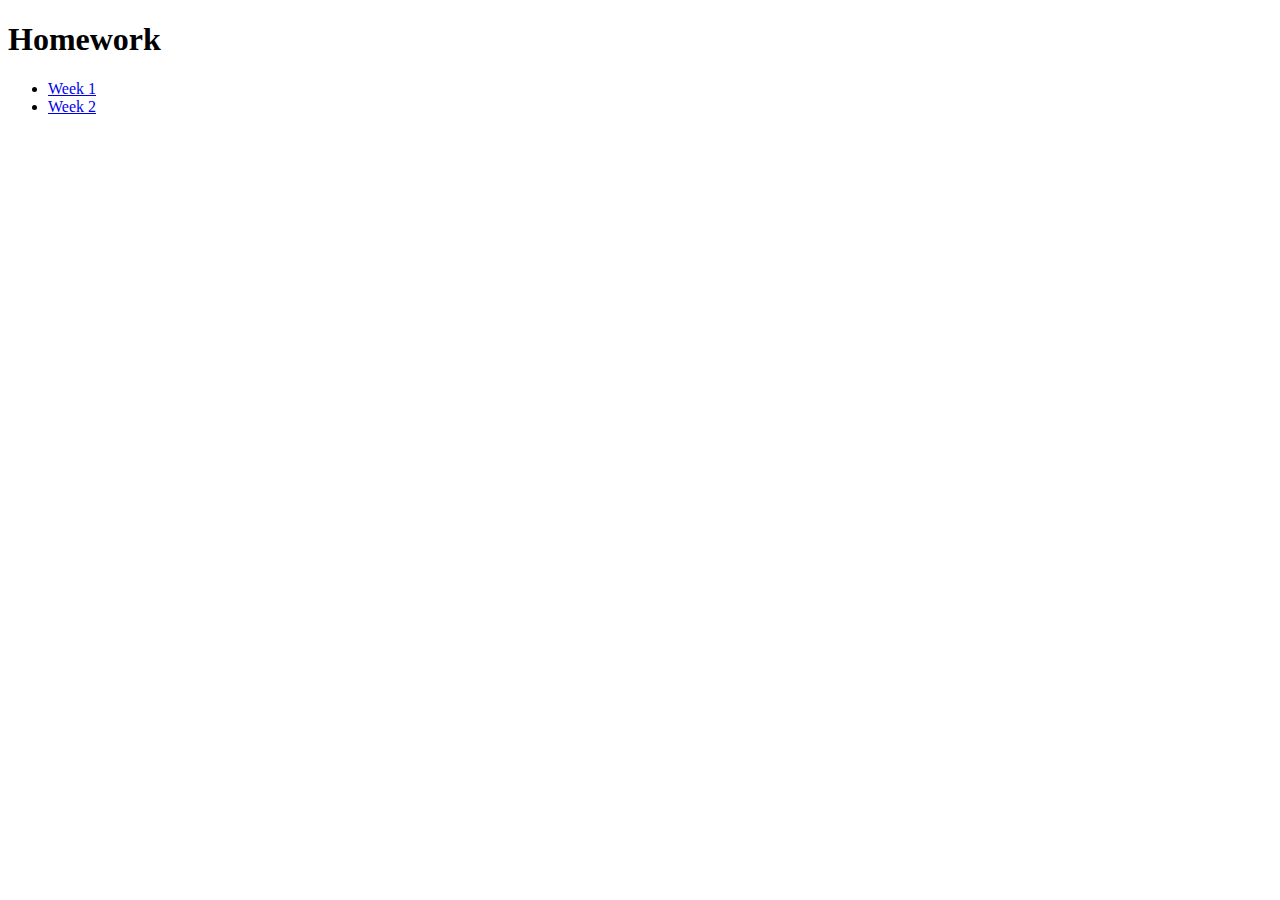
<file: index.html>
<!doctype html>
<html lang="en">
<head>
  <meta charset="UTF-8">
  <meta
    name="viewport"
    content="width=device-width, user-scalable=no, initial-scale=1.0, maximum-scale=1.0, minimum-scale=1.0">
  <meta http-equiv="X-UA-Compatible" content="ie=edge">
  <title>Document</title>
</head>
<body>
<h1>Homework</h1>
<ul>
  <li>
    <a href="week1/digital-resume">Week 1</a>
  </li>
  <li>
    <a href="week2/drones-website">Week 2</a>
  </li>
</ul>
</body>
</html>
</file>
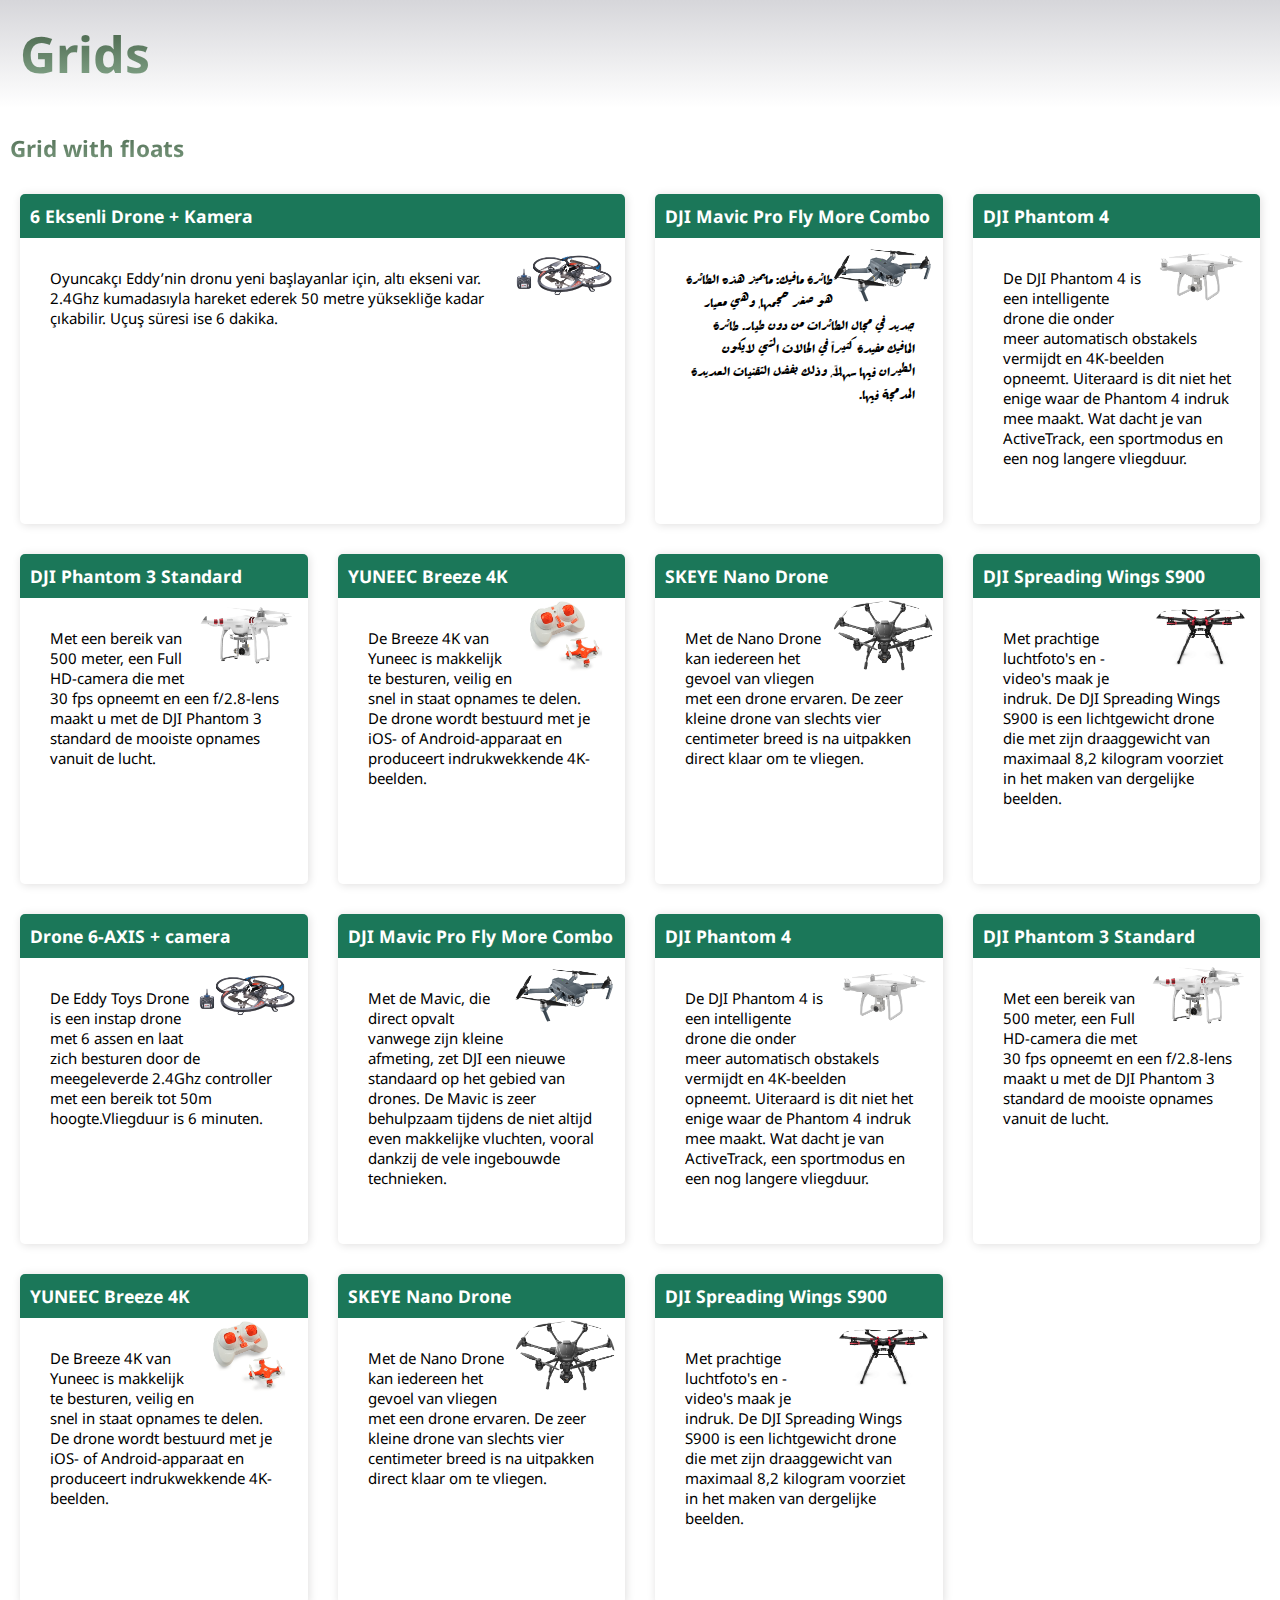
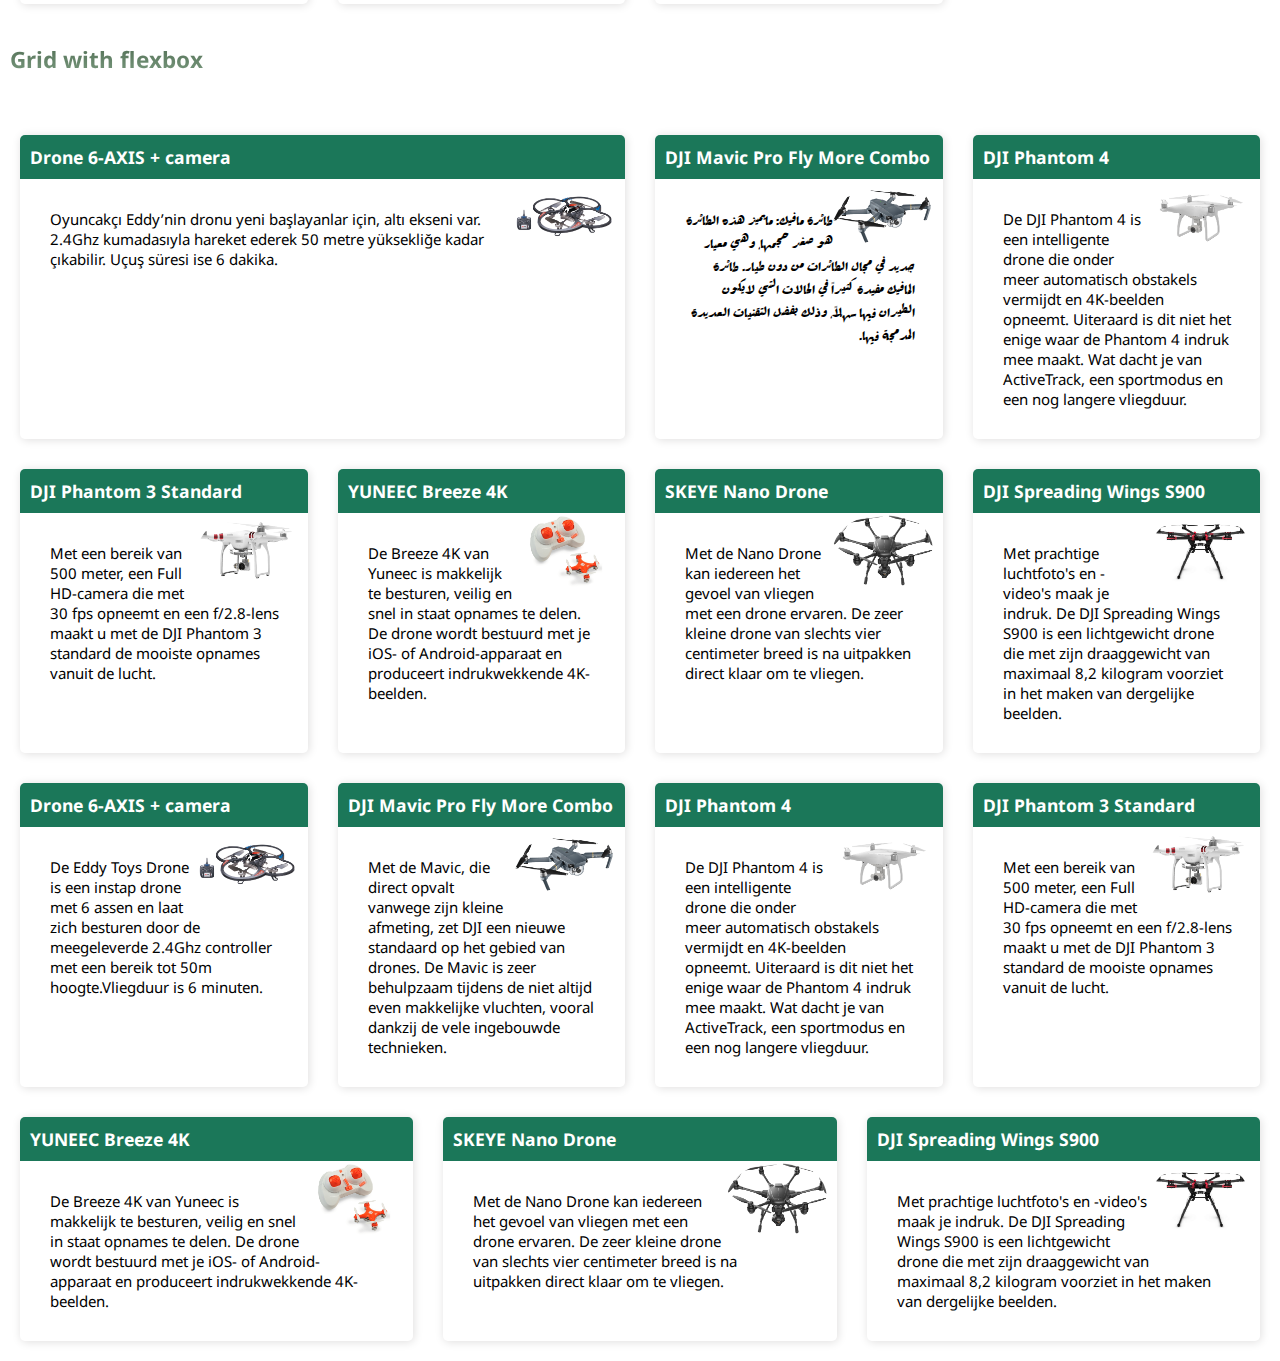
<file: week2/drones-website/index.html>
<!doctype html>
<html>

<head>
    <meta charset="utf-8">
    <meta name="viewport" content="width=device-width, initial-scale=1.0">
    <title>Grids</title>
    <link href="https://fonts.googleapis.com/css2?family=Noto+Sans&family=Rakkas&display=swap" rel="stylesheet">
    <link rel="stylesheet" href="style.css">
</head>

<body>
    <header>
        <h1>Grids</h1>
    </header>
    <main>
        <section>
            <h2>Grid with floats</h2>
            <ul id="grid-floats">
                <li class="grid-item">
                    <h3>6 Eksenli Drone + Kamera</h3>
                    <img src="images/drone1.png">
                    <p>Oyuncakçı Eddy’nin dronu yeni başlayanlar için, altı ekseni var. 2.4Ghz kumadasıyla hareket ederek 50 metre yüksekliğe kadar çıkabilir. Uçuş süresi ise 6 dakika.</p>
                </li>
                <li class="grid-item">
                    <h3>DJI Mavic Pro Fly More Combo</h3>
                    <img src="images/drone2.png">
                    <p dir="rtl">طائرة مافيك: مايميز هذه الطائرة هو صغر حجمها، وهي معيار جديد في مجال الطائرات من دون طيار. طائرة المافيك مفيدة كثيراً في الحالات التي لايكون الطيران فيها سهلاً، وذلك بفضل التقنيات العديدة المدمجة فيها.</p>
                </li>
                <li class="grid-item">
                    <h3>DJI Phantom 4</h3>
                    <img src="images/drone3.png">
                    <p>De DJI Phantom 4 is een intelligente drone die onder meer automatisch obstakels vermijdt en 4K-beelden opneemt. Uiteraard is dit niet het enige waar de Phantom 4 indruk mee maakt. Wat dacht je van ActiveTrack, een sportmodus en een
                        nog langere vliegduur.</p>
                </li>
                <li class="grid-item">
                    <h3>DJI Phantom 3 Standard</h3>
                    <img src="images/drone4.png">
                    <p>Met een bereik van 500 meter, een Full HD-camera die met 30 fps opneemt en een f/2.8-lens maakt u met de DJI Phantom 3 standard de mooiste opnames vanuit de lucht.</p>
                </li>
                <li class="grid-item">
                    <h3>YUNEEC Breeze 4K</h3>
                    <img src="images/drone5.png">
                    <p>De Breeze 4K van Yuneec is makkelijk te besturen, veilig en snel in staat opnames te delen. De drone wordt bestuurd met je iOS- of Android-apparaat en produceert indrukwekkende 4K-beelden.</p>
                </li>
                <li class="grid-item">
                    <h3>SKEYE Nano Drone</h3>
                    <img src="images/drone6.png">
                    <p>Met de Nano Drone kan iedereen het gevoel van vliegen met een drone ervaren. De zeer kleine drone van slechts vier centimeter breed is na uitpakken direct klaar om te vliegen.</p>
                </li>
                <li class="grid-item">
                    <h3>DJI Spreading Wings S900</h3>
                    <img src="images/drone7.png">
                    <p>Met prachtige luchtfoto's en -video's maak je indruk. De DJI Spreading Wings S900 is een lichtgewicht drone die met zijn draaggewicht van maximaal 8,2 kilogram voorziet in het maken van dergelijke beelden.</p>
                </li>
                <li class="grid-item">
                    <h3>Drone 6-AXIS + camera</h3>
                    <img src="images/drone1.png">
                    <p>De Eddy Toys Drone is een instap drone met 6 assen en laat zich besturen door de meegeleverde 2.4Ghz controller met een bereik tot 50m hoogte.Vliegduur is 6 minuten.</p>
                </li>
                <li class="grid-item">
                    <h3>DJI Mavic Pro Fly More Combo</h3>
                    <img src="images/drone2.png">
                    <p>Met de Mavic, die direct opvalt vanwege zijn kleine afmeting, zet DJI een nieuwe standaard op het gebied van drones. De Mavic is zeer behulpzaam tijdens de niet altijd even makkelijke vluchten, vooral dankzij de vele ingebouwde technieken.</p>
                </li>
                <li class="grid-item">
                    <h3>DJI Phantom 4</h3>
                    <img src="images/drone3.png">
                    <p>De DJI Phantom 4 is een intelligente drone die onder meer automatisch obstakels vermijdt en 4K-beelden opneemt. Uiteraard is dit niet het enige waar de Phantom 4 indruk mee maakt. Wat dacht je van ActiveTrack, een sportmodus en een
                        nog langere vliegduur.</p>
                </li>
                <li class="grid-item">
                    <h3>DJI Phantom 3 Standard</h3>
                    <img src="images/drone4.png">
                    <p>Met een bereik van 500 meter, een Full HD-camera die met 30 fps opneemt en een f/2.8-lens maakt u met de DJI Phantom 3 standard de mooiste opnames vanuit de lucht.</p>
                </li>
                <li class="grid-item">
                    <h3>YUNEEC Breeze 4K</h3>
                    <img src="images/drone5.png">
                    <p>De Breeze 4K van Yuneec is makkelijk te besturen, veilig en snel in staat opnames te delen. De drone wordt bestuurd met je iOS- of Android-apparaat en produceert indrukwekkende 4K-beelden.</p>
                </li>
                <li class="grid-item">
                    <h3>SKEYE Nano Drone</h3>
                    <img src="images/drone6.png">
                    <p>Met de Nano Drone kan iedereen het gevoel van vliegen met een drone ervaren. De zeer kleine drone van slechts vier centimeter breed is na uitpakken direct klaar om te vliegen.</p>
                </li>
                <li class="grid-item">
                    <h3>DJI Spreading Wings S900</h3>
                    <img src="images/drone7.png">
                    <p>Met prachtige luchtfoto's en -video's maak je indruk. De DJI Spreading Wings S900 is een lichtgewicht drone die met zijn draaggewicht van maximaal 8,2 kilogram voorziet in het maken van dergelijke beelden.</p>
                </li>
            </ul>

        </section>
        <section>
            <h2>Grid with flexbox</h2>
            <ul id="grid-flex">
                <li class="grid-item">
                    <h3>Drone 6-AXIS + camera</h3>
                    <img src="images/drone1.png">
                    <p>Oyuncakçı Eddy’nin dronu yeni başlayanlar için, altı ekseni var. 2.4Ghz kumadasıyla hareket ederek 50 metre yüksekliğe kadar çıkabilir. Uçuş süresi ise 6 dakika.</p>
                </li>
                <li class="grid-item">
                    <h3>DJI Mavic Pro Fly More Combo</h3>
                    <img src="images/drone2.png">
                    <p dir="rtl">طائرة مافيك: مايميز هذه الطائرة هو صغر حجمها، وهي معيار جديد في مجال الطائرات من دون طيار. طائرة المافيك مفيدة كثيراً في الحالات التي لايكون الطيران فيها سهلاً، وذلك بفضل التقنيات العديدة المدمجة فيها.</p>
                </li>
                <li class="grid-item">
                    <h3>DJI Phantom 4</h3>
                    <img src="images/drone3.png">
                    <p>De DJI Phantom 4 is een intelligente drone die onder meer automatisch obstakels vermijdt en 4K-beelden opneemt. Uiteraard is dit niet het enige waar de Phantom 4 indruk mee maakt. Wat dacht je van ActiveTrack, een sportmodus en een
                        nog langere vliegduur.</p>
                </li>
                <li class="grid-item">
                    <h3>DJI Phantom 3 Standard</h3>
                    <img src="images/drone4.png">
                    <p>Met een bereik van 500 meter, een Full HD-camera die met 30 fps opneemt en een f/2.8-lens maakt u met de DJI Phantom 3 standard de mooiste opnames vanuit de lucht.</p>
                </li>
                <li class="grid-item">
                    <h3>YUNEEC Breeze 4K</h3>
                    <img src="images/drone5.png">
                    <p>De Breeze 4K van Yuneec is makkelijk te besturen, veilig en snel in staat opnames te delen. De drone wordt bestuurd met je iOS- of Android-apparaat en produceert indrukwekkende 4K-beelden.</p>
                </li>
                <li class="grid-item">
                    <h3>SKEYE Nano Drone</h3>
                    <img src="images/drone6.png">
                    <p>Met de Nano Drone kan iedereen het gevoel van vliegen met een drone ervaren. De zeer kleine drone van slechts vier centimeter breed is na uitpakken direct klaar om te vliegen.</p>
                </li>
                <li class="grid-item">
                    <h3>DJI Spreading Wings S900</h3>
                    <img src="images/drone7.png">
                    <p>Met prachtige luchtfoto's en -video's maak je indruk. De DJI Spreading Wings S900 is een lichtgewicht drone die met zijn draaggewicht van maximaal 8,2 kilogram voorziet in het maken van dergelijke beelden.</p>
                </li>
                <li class="grid-item">
                    <h3>Drone 6-AXIS + camera</h3>
                    <img src="images/drone1.png">
                    <p>De Eddy Toys Drone is een instap drone met 6 assen en laat zich besturen door de meegeleverde 2.4Ghz controller met een bereik tot 50m hoogte.Vliegduur is 6 minuten.</p>
                </li>
                <li class="grid-item">
                    <h3>DJI Mavic Pro Fly More Combo</h3>
                    <img src="images/drone2.png">
                    <p>Met de Mavic, die direct opvalt vanwege zijn kleine afmeting, zet DJI een nieuwe standaard op het gebied van drones. De Mavic is zeer behulpzaam tijdens de niet altijd even makkelijke vluchten, vooral dankzij de vele ingebouwde technieken.</p>
                </li>
                <li class="grid-item">
                    <h3>DJI Phantom 4</h3>
                    <img src="images/drone3.png">
                    <p>De DJI Phantom 4 is een intelligente drone die onder meer automatisch obstakels vermijdt en 4K-beelden opneemt. Uiteraard is dit niet het enige waar de Phantom 4 indruk mee maakt. Wat dacht je van ActiveTrack, een sportmodus en een
                        nog langere vliegduur.</p>
                </li>
                <li class="grid-item">
                    <h3>DJI Phantom 3 Standard</h3>
                    <img src="images/drone4.png">
                    <p>Met een bereik van 500 meter, een Full HD-camera die met 30 fps opneemt en een f/2.8-lens maakt u met de DJI Phantom 3 standard de mooiste opnames vanuit de lucht.</p>
                </li>
                <li class="grid-item">
                    <h3>YUNEEC Breeze 4K</h3>
                    <img src="images/drone5.png">
                    <p>De Breeze 4K van Yuneec is makkelijk te besturen, veilig en snel in staat opnames te delen. De drone wordt bestuurd met je iOS- of Android-apparaat en produceert indrukwekkende 4K-beelden.</p>
                </li>
                <li class="grid-item">
                    <h3>SKEYE Nano Drone</h3>
                    <img src="images/drone6.png">
                    <p>Met de Nano Drone kan iedereen het gevoel van vliegen met een drone ervaren. De zeer kleine drone van slechts vier centimeter breed is na uitpakken direct klaar om te vliegen.</p>
                </li>
                <li class="grid-item">
                    <h3>DJI Spreading Wings S900</h3>
                    <img src="images/drone7.png">
                    <p>Met prachtige luchtfoto's en -video's maak je indruk. De DJI Spreading Wings S900 is een lichtgewicht drone die met zijn draaggewicht van maximaal 8,2 kilogram voorziet in het maken van dergelijke beelden.</p>
                </li>
            </ul>
        </section>
    </main>
</body>

</html>
</file>
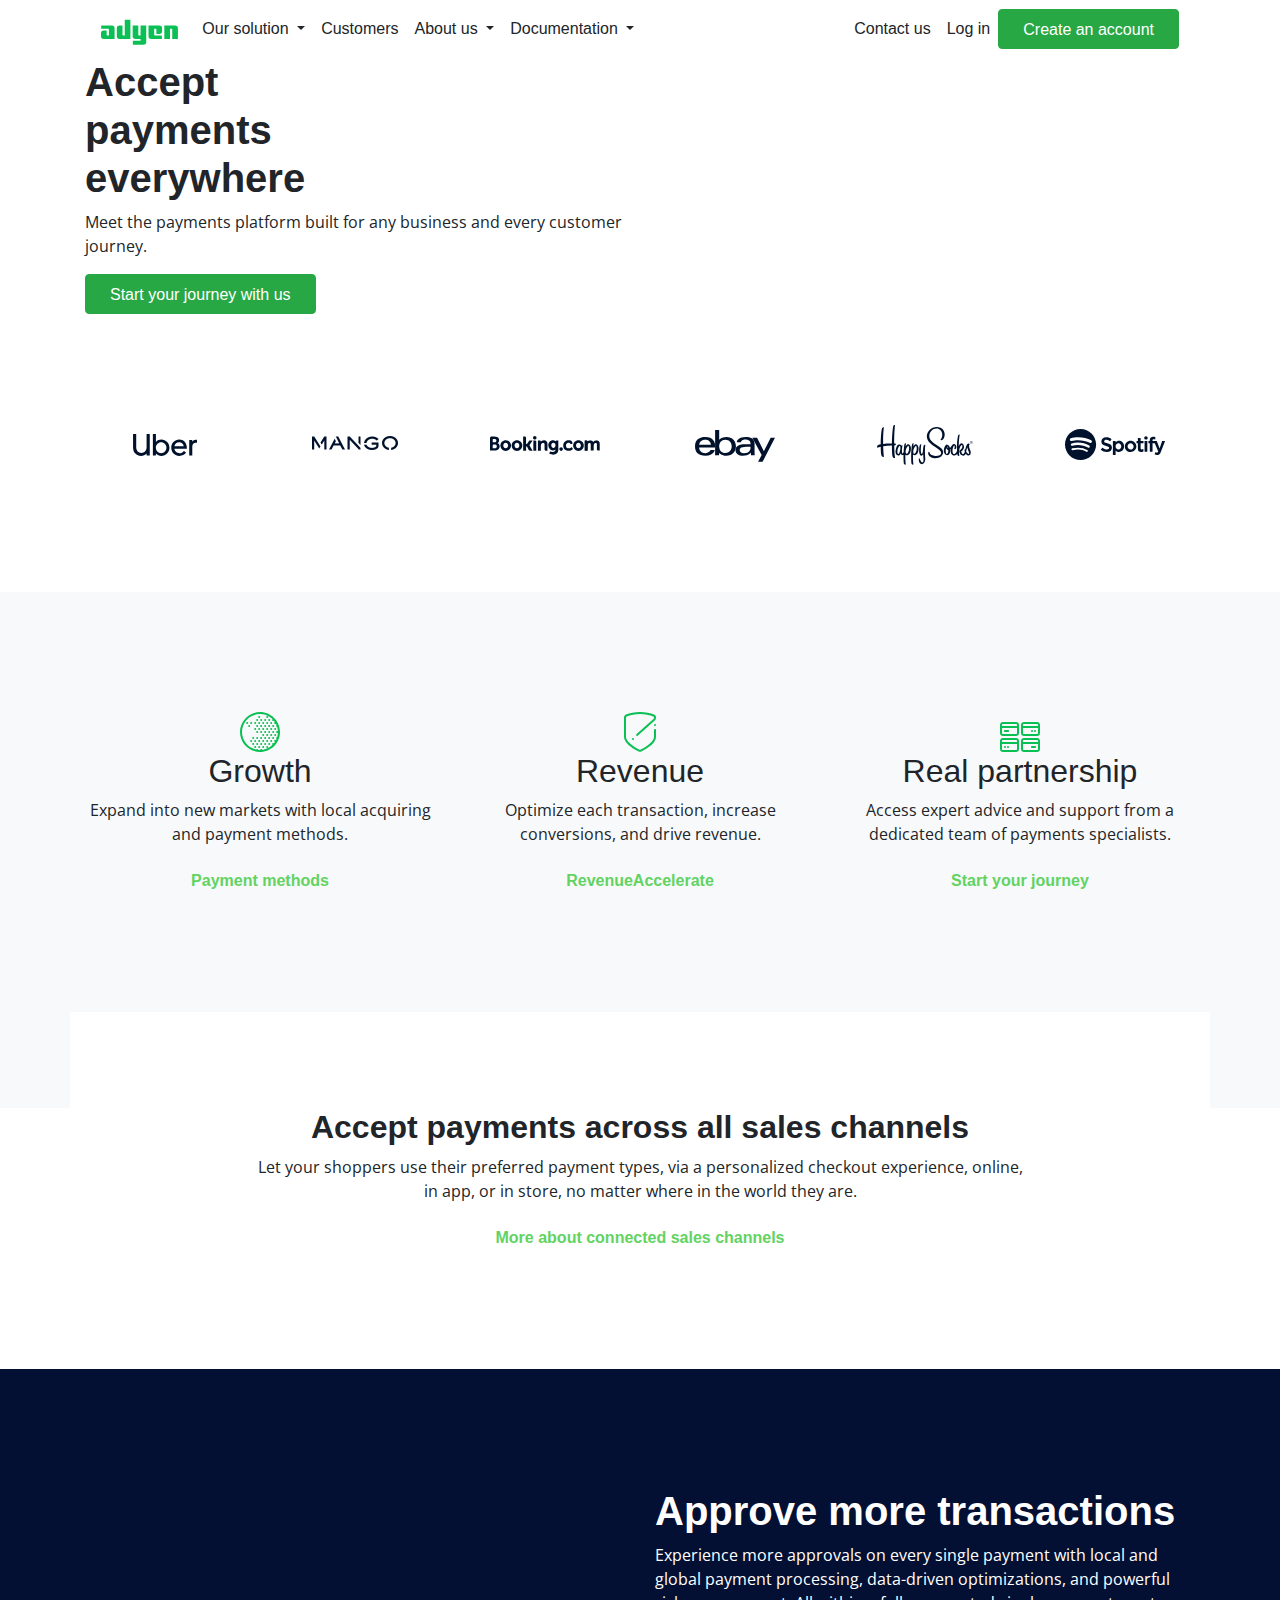
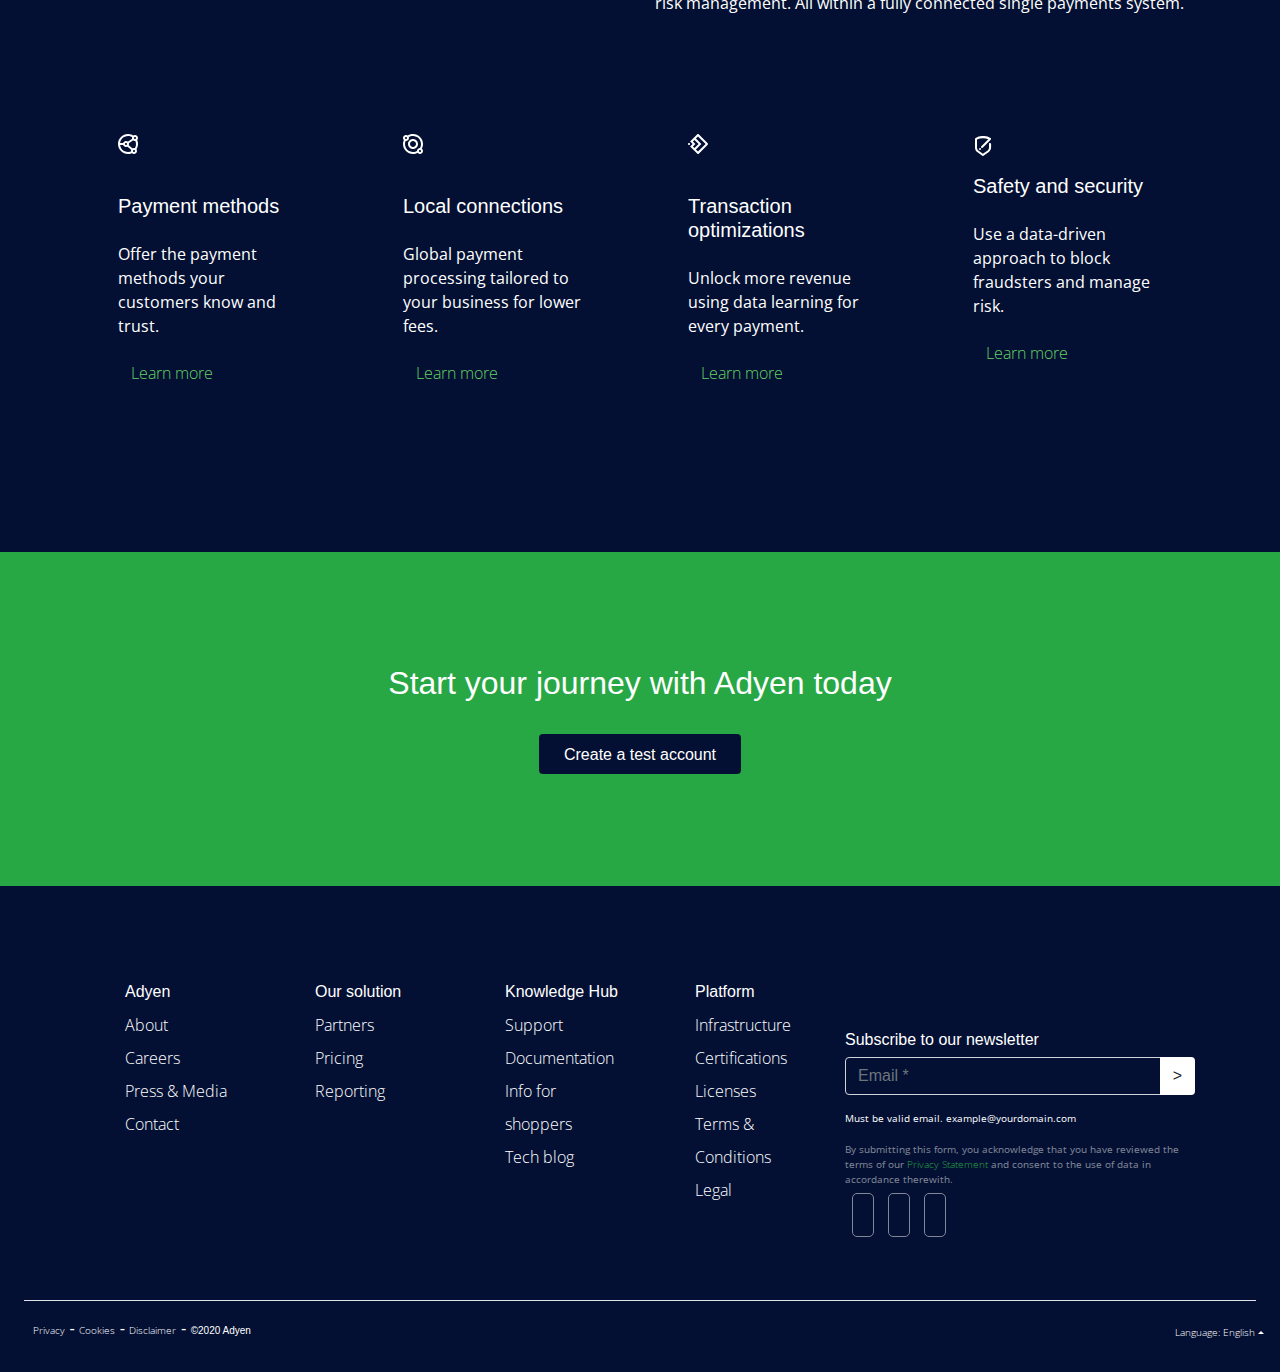
<file: week3/Responsive-website/index.html>
<!DOCTYPE html>
<html lang="en">

<head>
    <meta charset="UTF-8">
    <meta name="viewport" content="width=device-width, initial-scale=1.0">
    <link rel="stylesheet" href="https://use.fontawesome.com/releases/v5.14.0/css/all.css" integrity="sha384-HzLeBuhoNPvSl5KYnjx0BT+WB0QEEqLprO+NBkkk5gbc67FTaL7XIGa2w1L0Xbgc" crossorigin="anonymous">
    <link href="https://fonts.googleapis.com/css2?family=Open+Sans:wght@300;600&display=swap" rel="stylesheet">
    <link rel="stylesheet" href="https://stackpath.bootstrapcdn.com/bootstrap/4.5.2/css/bootstrap.min.css" integrity="sha384-JcKb8q3iqJ61gNV9KGb8thSsNjpSL0n8PARn9HuZOnIxN0hoP+VmmDGMN5t9UJ0Z" crossorigin="anonymous">
    <link rel="stylesheet" href="style.css">
    <title>Document</title>
</head>

<body>
    <header class="sticky-top bg-white">
        <div class="container">
            <div class="row">
                <div class="col">
                    <nav class="navbar navbar-expand-lg navbar-light">
                        <a class="navbar-brand" href="#">
                            <img src="images/adyen-header-logo-green.svg" alt="" height="30">
                        </a>
                        <button class="navbar-toggler" type="button" data-toggle="collapse" data-target="#navbarNavAltMarkup" aria-controls="navbarNavAltMarkup" aria-expanded="false" aria-label="Toggle navigation">
                      <span class="navbar-toggler-icon"></span>
                    </button>
                        <div class="collapse navbar-collapse" id="navbarNavAltMarkup">
                            <div class="navbar-nav mr-auto">
                                <a class="nav-link dropdown dropdown-toggle text-body" href="#">Our solution </a>
                                <a class="nav-link text-body" href="#"> 
                              Customers
                            </a>
                                <a class="nav-link dropdown dropdown-toggle text-body" href="#">About us </a>
                                <a class="nav-link dropdown dropdown-toggle text-body" href="#">Documentation </a>
                            </div>
                            <div class="navbar-nav">
                                <a class="nav-link text-body" href="#">
                              Contact us</a>
                                <a class="nav-link text-body" href="#">Log in</a>
                                <button class="btn btn-success pt-2 px-4">Create an account</button>
                            </div>
                        </div>
                    </nav>
                </div>
            </div>
        </div>
    </header>
    <section class="pt-0">
        <div class="container">
            <div class="row">
                <div class="col-12 col-sm-12 col-md-6 col-lg-6 col-xl-6 d-flex pb-5">
                    <div class="m-auto">
                        <h1>
                            <strong>Accept <br>payments <br> everywhere</strong>
                        </h1>
                        <p>Meet the payments platform built for any business and every customer journey.</p>
                        <button class="btn btn-success pt-2 px-4"> Start your journey with us </button>
                    </div>
                </div>
                <div class="col-12 col-sm-12 col-md-6 col-lg-6 col-xl-6 pt-0">
                    <video autoplay="" muted="" playsinline="" loop="" webkitallowfullscreen="" mozallowfullscreen="" allowfullscreen="" width="100%">
                  <source src="https://adyen.com/dam/jcr:76ebad83-5242-4613-b933-e4e7a578cebb/anthem-2%2520-1.mp4">
                </video>
                </div>
            </div>
            <div class="row mt-5">
                <div class="col-2"><img src="images/uber.svg" alt=""></div>
                <div class="col-2"><img src="images/mango.png" alt=""></div>
                <div class="col-2"><img src="images/booking-com.svg" alt=""></div>
                <div class="col-2"><img src="images/ebay-logobar.svg" alt=""></div>
                <div class="col-2"><img src="images/happy-socks.svg" alt=""></div>
                <div class="col-2"><img src="images/spotify.svg" alt=""></div>
            </div>
        </div>
    </section>
    <section class="bg-light info">
        <div class="container">
            <div class="row text-center">
                <div class="col-12 col-sm-12 col-md-6 col-lg-4 col-xl-4 pt-2">
                    <img src="images/icon_world_green.svg" alt="">
                    <h2>Growth</h2>
                    <p>Expand into new markets with local acquiring and payment methods.
                    </p>
                    <a href="#" class="btn">Payment methods</a>
                </div>
                <div class="col-12 col-sm-12 col-md-12 col-lg-4 col-xl-4 pt-2">
                    <img src="images/revenue-protect-icon-green-svg.svg" alt="">
                    <h2>Revenue</h2>
                    <p>Optimize each transaction, increase conversions, and drive revenue.
                    </p>
                    <a href="#" class="btn">RevenueAccelerate</a>
                </div>
                <div class="col-12 col-sm-12 col-md-12 col-lg-4 col-xl-4 pt-2">
                    <img src="images/issuing-icon-svg-green.svg" alt="">
                    <h2>Real partnership</h2>
                    <p>Access expert advice and support from a dedicated team of payments specialists.
                    </p>
                    <a href="#" class="btn">Start your journey</a>
                </div>
            </div>
        </div>
    </section>
    <section class="bg-light py-0">
        <div class="container bg-white py-5"></div>
    </section>
    <section class="pt-0">
        <div class="container bg-white d-flex ">
            <div class="container container-small text-center">
                <h2>
                    <strong>Accept payments across all sales channels</strong>
                </h2>
                <p>Let your shoppers use their preferred payment types, via a personalized checkout experience, online, in app, or in store, no matter where in the world they are.</p>
                <a href="#" class="btn">More about connected sales channels</a>
            </div>
        </div>
    </section>
    <section class="dark_blue pb-5">
        <div class="container">
            <div class="row">
                <div class="col-12  col-sm-12 col-md-12 col-lg-6 col-xl-6 pt-0">
                    <video autoplay="" muted="" playsinline="" loop="" webkitallowfullscreen="" mozallowfullscreen="" allowfullscreen="" width="100%">
                  <source src="https://adyen.com/dam/jcr:f4846972-ea00-4f67-9e5b-1fb9d04073a9/Adyen%2520-%2520Transaction%2520Flow%2520-%2520v02%2520-%2520Compressed.mp4">
                </video>
                </div>
                <div class="col-12 col-sm-10 col-md-10 col-lg-6 col-xl-6 d-flex text-white">
                    <div class="m-auto">
                        <h1>
                            <strong>Approve more transactions</strong>
                        </h1>
                        <p>Experience more approvals on every single payment with local and global payment processing, data-driven optimizations, and powerful risk management. All within a fully connected single payments system.</p>
                    </div>
                </div>
            </div>
        </div>
    </section>
    <section class="dark_blue first pt-0">
        <div class="container text-white">
            <div class="row text-left">
                <div class="col-12 p-5  col-sm-12 col-md-12 col-lg-3 col-xl-3">
                    <img src="images/payment-methods-icon-20-white.svg" alt="" class="pb-4">
                    <h5 class="py-3">Payment methods</h5>
                    <p>Offer the payment methods your customers know and trust.
                    </p>
                    <a href="#" class="btn">Learn more</a>
                </div>
                <div class="col-12 p-5 col-sm-12 col-md-12 col-lg-3 col-xl-3">
                    <img src="images/global-acquiring-icon-20-white.svg" alt="" class="pb-4">
                    <h5 class="py-3">Local connections
                    </h5>
                    <p>Global payment processing tailored to your business for lower fees.
                    </p>
                    <a href="#" class="btn">Learn more</a>
                </div>
                <div class="col-12 p-5 col-sm-12 col-md-12 col-lg-3 col-xl-3">
                    <img src="images/revenue-optimization-icon-20-white.svg" alt="" class="pb-4">
                    <h5 class="py-3">
                        Transaction optimizations
                    </h5>
                    <p>Unlock more revenue using data learning for every payment.
                    </p>
                    <a href="#" class="btn">Learn more</a>
                </div>
                <div class="col-12 p-5 col-sm-12 col-md-12 col-lg-3 col-xl-3">
                    <img src="images/revenue-protect-icon-20-white.svg" alt="">
                    <h5 class="py-3">Safety and security
                    </h5>
                    <p>Use a data-driven approach to block fraudsters and manage risk.
                    </p>
                    <a href="#" class="btn">Learn more</a>
                </div>
            </div>
        </div>
    </section>
    <section class="bg-success">
        <div class="container text-white">
            <div class="text-center">
                <h2>Start your journey with Adyen today
                </h2>
                <button class="btn text-white mt-4 pt-2 px-4 dark_blue">Create a test account</button>
            </div>
        </div>
    </section>
    <footer class="dark_blue text-white pt-5 pb-4">
        <div class="container">
            <div class="row pt-5">
                <div class="col-6  col-sm-5 col-md-5 col-lg-2 col-xl-2">
                    <ul>
                        <li>
                            <h6>Adyen</h6>
                        </li>
                        <li>
                            <a href="#">About</a>
                        </li>
                        <li>
                            <a href="#">Careers</a>
                        </li>
                        <li>
                            <a href="#">Press & Media</a>
                        </li>
                        <li>
                            <a href="#">Contact</a>
                        </li>
                    </ul>
                </div>
                <div class="col-6  col-sm-5 col-md-5 col-lg-2 col-xl-2">
                    <ul>
                        <li>
                            <h6>Our solution</h6>
                        </li>
                        <li>
                            <a href="#">Partners</a>
                        </li>
                        <li>
                            <a href="#">Pricing</a>
                        </li>
                        <li>
                            <a href="#">Reporting</a>
                        </li>
                    </ul>
                </div>
                <div class="col-6  col-sm-5 col-md-5 col-lg-2 col-xl-2">
                    <ul>
                        <li>
                            <h6>Knowledge Hub</h6>
                        </li>
                        <li>
                            <a href="#">Support</a>
                        </li>
                        <li>
                            <a href="#">Documentation</a>
                        </li>
                        <li>
                            <a href="#">Info for shoppers</a>
                        </li>
                        <li>
                            <a href="#">Tech blog</a>
                        </li>
                    </ul>
                </div>
                <div class="col-6  col-sm-5 col-md-5 col-lg-2 col-xl-2">
                    <ul>
                        <li>
                            <h6>Platform</h6>
                        </li>
                        <li>
                            <a href="#">Infrastructure</a>
                        </li>
                        <li>
                            <a href="#">Certifications</a>
                        </li>
                        <li>
                            <a href="#">Licenses</a>
                        </li>
                        <li>
                            <a href="">Terms & Conditions</a>
                        </li>
                        <li>
                            <a href="">Legal</a>
                        </li>
                    </ul>
                </div>
                <div class="col-12 col-sm-12 col-md-10 col-lg-4 col-xl-4">
                    <form class="py-5">
                        <h6>Subscribe to our newsletter</h6>
                        <div class="input-group mb-3">
                            <input type="text" class="form-control bg-transparent" placeholder="Email *" aria-label="Email" aria-describedby="button-addon2">
                            <div class="input-group-append">
                                <button class="btn  bg-white" type="button" id="button-addon2"> > </button>
                            </div>
                        </div>
                        <div>
                            <p>Must be valid email. example@yourdomain.com
                            </p>
                        </div>
                        <div>
                            <p class="text-white-50">By submitting this form, you acknowledge that you have reviewed the terms of our <a href="" class="text-success">Privacy Statement</a> and consent to the use of data in accordance therewith.
                            </p>
                        </div>
                        <div>
                            <a href="#"><i class="fab fa-linkedin-in"></i></a>
                            <a href="#"><i class="fab fa-twitter"></i></a>
                            <a href="#"><i class="fab fa-facebook-f"></i></a>
                        </div>
                    </form>
                </div>
            </div>
        </div>
        <div class="row bottom-links">
            <div class="col-12 pb-3">
                <div class="devider border-bottom pt-4 mx-4"></div>
            </div>
            <div class="col-6 pb-0 pl-5">
                <a href="#">Privacy</a> -
                <a href="#">Cookies</a> -
                <a href="#">Disclaimer</a> -
                <span>©2020 Adyen</span>
            </div>
            <div class="col-6 pl-5 pb-0 dropup text-right">
                <a class="nav-link dropup dropdown-toggle text-white" href="#">Language: English</a>
            </div>
        </div>
    </footer>
</body>

</html>
</file>
<file: week2/drones-website/style.css>
* {
    margin: 0px;
}

body {
    font-family: 'Noto Sans', sans-serif;
    font-size: 15px;
    background-color: white;
}

header {
    background: linear-gradient(to bottom, #d6d6da, white);
    padding: 20px;
}

h1,
h2,
h4,
h5,
h6 {
    background: linear-gradient(to bottom, #425d44, #89ab8f);
    -webkit-background-clip: text;
    background-clip: text;
    -webkit-text-fill-color: transparent;
}

h1 {
    font-size: 50px;
}

h2 {
    margin-top: 15px;
    padding: 10px;
}

h3 {
    border-top-right-radius: 5px;
    border-top-left-radius: 5px;
    color: white;
    background-color: #1b7759;
    padding: 10px 0 10px 10px;
}

ul {
    padding: 5px;
}

li {
    list-style: none;
}

li:nth-child(2) p {
    font-family: 'Rakkas', cursive;
}

img {
    width: 120px;
    border-radius: 100%;
}

img:hover {
    transform: scale(1.25);
    box-shadow: 1px 10px 10px rgb(194, 194, 194);
    background-color: white;
}

.grid-item img {
    width: 100px;
    float: right;
    padding-right: 10px;
    transition: all 1s ease;
}


/* https://css-tricks.com/snippets/css/clear-fix/ */

section:after {
    content: "";
    display: table;
    clear: both;
}

.grid-item {
    border-radius: 5px;
    box-shadow: 1px 1px 10px rgb(223, 222, 222);
}

#grid-floats {
    max-width: 100%;
    margin: auto;
}

#grid-floats .grid-item {
    float: left;
    margin: 15px;
}

#grid-floats .grid-item p {
    width: 80%;
    padding: 30px;
}

#grid-flex {
    margin-top: 30px;
    display: flex;
    flex-wrap: wrap;
}

#grid-flex .grid-item {
    margin: 15px;
    flex: 1 0 90%;
}

#grid-flex .grid-item p {
    width: 80%;
    padding: 30px;
}


/* grid 600px - 1024px+ */

@media (min-width: 600px) {
    #grid-floats .grid-item {
        height: 500px;
        width: calc(33.333333% - 30px);
    }
    #grid-flex .grid-item {
        flex-basis: 25%;
    }
}

@media (min-width: 600px) and (max-width: 1023px) {
    #grid-floats .grid-item {
        height: 450px;
    }
    #grid-floats .grid-item:nth-child(-n + 2) {
        width: calc(50% - 30px);
    }
    #grid-flex .grid-item:nth-child(-n + 2) {
        flex-basis: 40%;
    }
    /*  grid - 600  */
}


/* grid 1024px+ */

@media (min-width: 1024px) {
    #grid-floats .grid-item {
        height: 330px;
        width: calc(25% - 30px);
    }
    #grid-floats .grid-item:first-child {
        width: calc(50% - 30px);
    }
    #grid-flex .grid-item {
        flex-basis: 20%;
    }
    #grid-flex .grid-item:first-child {
        flex-basis: 45%;
    }
}
</file>
<file: week3/Responsive-website/style.css>
body {
    font-family: aktiv-grotesk, sans-serif;
}

img {
    max-width: 100%;
}

.info img {
    width: 40px;
}

p {
    font-family: "Open Sans", sans-serif;
}

section {
    padding-top: 7rem;
    padding-bottom: 7rem;
}

a.btn {
    color: rgb(98, 211, 98);
    font-weight: bold;
    border-radius: 0;
}

a.btn:hover {
    color: rgb(98, 211, 98);
    border-bottom-color: rgb(98, 211, 98);
}

.container-small {
    max-width: 800px;
}

.dark_blue {
    background-color: #031033;
}

.dark_blue img {
    width: 20px;
}

.dark_blue a {
    color: white;
    font-family: "Open Sans", sans-serif;
    font-weight: 200;
}

.first a {
    color: rgb(98, 211, 98);
    font-family: "Open Sans", sans-serif;
    font-weight: 200;
}

li {
    list-style: none;
    line-height: 2;
}

form p {
    font-size: 10px;
}

.bottom-links a,
span {
    font-size: 10px;
}

i {
    color: #818799;
    background-color: transparent;
    border: 1px solid #818799;
    border-radius: 5px;
    margin: 7px;
    padding: 10px;
}

i:hover {
    border: 1px solid white;
    color: white;
}
</file>
